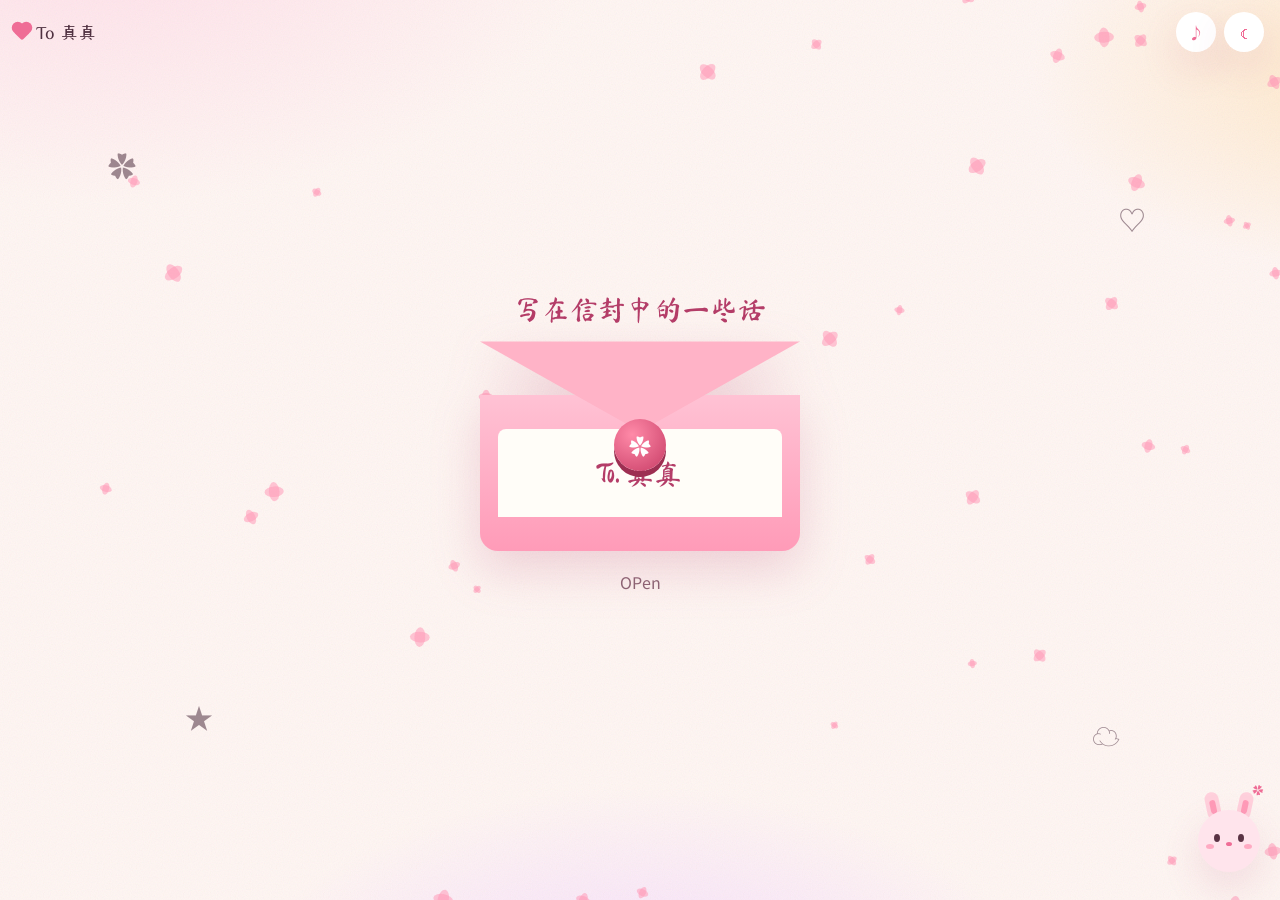
<file: index.html>
<!DOCTYPE html>
<html lang="zh-CN">
<head>
  <meta charset="UTF-8" />
  <meta name="viewport" content="width=device-width, initial-scale=1, viewport-fit=cover" />
  <meta name="theme-color" content="#ffb3c7" />
  <title>To 真真</title>
  <meta name="description" content="留给真真的几页————" />
  <meta property="og:title" content="To 真真" />
  <meta property="og:description" content="写在信封中的一些话" />
  <link rel="icon" href="assets/favicon.svg" type="image/svg+xml" />
  <link rel="preconnect" href="https://fonts.googleapis.com" />
  <link rel="preconnect" href="https://fonts.gstatic.com" crossorigin />
  <link href="https://fonts.googleapis.com/css2?family=Ma+Shan+Zheng&family=Noto+Sans+SC:wght@400;500;700&family=Noto+Serif+SC:wght@400;600&family=ZCOOL+XiaoWei&display=swap" rel="stylesheet" />
  <link rel="stylesheet" href="css/style.css" />
  <base href="./" />
</head>
<body class="on-landing">
  <p id="configHint" class="config-hint hidden">文字配置没加载成功。请重新上传桌面上修好的 js/config.js，然后按 Ctrl+F5 强刷。</p>
  <canvas id="fx" aria-hidden="true"></canvas>
  <div class="grain" aria-hidden="true"></div>

  <header class="chrome" id="chrome">
    <div class="brand">
      <span class="heart-dot" data-egg="4" role="button" tabindex="0"></span>
      <span id="pageTitle">To 真真</span>
    </div>
    <div class="top-actions">
      <span class="egg-chip" id="eggChip" hidden>彩蛋 0</span>
      <button class="icon-btn pulse" id="musicBtn" type="button" aria-label="音乐盒">♪</button>
      <button class="icon-btn" id="themeBtn" type="button" aria-label="日夜">☾</button>
    </div>
  </header>

  <div id="loader" class="screen loader hidden">
    <div class="loader-card">
      <div class="chibi chibi-lg" aria-hidden="true">
        <span class="ear left"></span><span class="ear right"></span>
        <span class="face">
          <i class="eye"></i><i class="eye"></i>
          <i class="blush l"></i><i class="blush r"></i>
          <i class="nose"></i>
        </span>
      </div>
      <p class="hand">正在把信封展开…</p>
      <div class="bar"><i></i></div>
    </div>
  </div>

  <div id="gate" class="screen gate hidden">
    <div class="paper-card gate-card">
      <div class="tape"></div>
      <h2 class="cute-title">先说一个小暗号</h2>
      <p class="soft" id="secretHint">只有我们知道的那句</p>
      <form id="gateForm">
        <input id="secretInput" type="text" autocomplete="off" placeholder="在这里轻轻输入…" />
        <button type="submit" class="btn">进去看看</button>
      </form>
      <p class="tiny error hidden" id="gateError">好像不是这个哦，再想想？</p>
    </div>
  </div>

  <div id="landing" class="screen landing">
    <div class="float-stickers">
      <button class="sticker s1" data-egg="0" type="button">✿</button>
      <button class="sticker s2" data-egg="1" type="button">♡</button>
      <button class="sticker s3" data-egg="2" type="button">★</button>
      <button class="sticker s4" data-egg="3" type="button">☁</button>
    </div>

    <p class="landing-kicker" id="landingLine">写在信封中的一些话</p>
    <button class="envelope" id="envelope" type="button" aria-label="打开信封">
      <span class="flap"></span>
      <span class="pocket"></span>
      <span class="letter-peek" id="letterPeek">To. 真真</span>
      <span class="seal" id="seal">✿</span>
    </button>
    <p class="soft landing-hint" id="landingHint">OPen</p>
  </div>

  <div id="app" class="app hidden">
    <main>
      <section class="page active" id="page-home" data-page="home">
        <div class="hero-block">
          <p class="stamp" id="todayStamp">今天</p>
          <h1 class="hero-title"><span id="herNameHero">真真</span></h1>
          <p class="hero-sub" id="subtitle">一些适合慢慢看的内容</p>
          <p class="from-line">from <span id="myNameHero">狗晨</span> · 几页信纸</p>
        </div>

        <button class="vn-box" id="vnBox" type="button">
          <span class="vn-name" id="vnName">狗晨</span>
          <p class="vn-line" id="vnLine">慢慢看的一些话</p>
          <span class="vn-hint">点这里看下一句 ▸</span>
        </button>

        <div class="nav-grid" id="navGrid"></div>

        <div class="home-row">
          <article class="paper-card tilt-right">
            <div class="tape mint"></div>
            <h3>今天</h3>
            <p class="big-num" id="homeToday">今天</p>
            <p class="soft">打开这一页的日子</p>
          </article>
        </div>
      </section>

      <section class="page" id="page-letter" data-page="letter">
        <article class="letter-sheet">
          <div class="letter-head">
            <span class="wax" data-egg="6" role="button" tabindex="0" title="蜡封也可以点">桜</span>
            <h2 id="letterTitle">还没寄出的一封</h2>
            <button class="egg-star" data-egg="5" type="button" aria-label="星星">✦</button>
          </div>
          <p class="letter-body" id="letterBody">To真真：

还记得第一次和真真Call的北外滩的一晚！

在相识的那一天就在倒数分别的日子
遂很珍惜每一天
人生的路径也许会并那么重叠——

很感谢真真的出现
认识你之后，我给自己写下过几行话激励自己

永远不要丧失从头再来的勇气
要沉着冷静，保持思考，坚持不懈，持续学习
追赶真真的动力变成习惯
要一直努力
为了和如此优秀完美的女性交往
每次想到真真就不自觉的想要
健康饮食，坚持锻炼，作息规律
戒掉不良嗜好，少一点短时多巴胺
持续学习——
留时间思考，不犯重复性问题，提高效率

以后的日子希望能保持这些习惯
也希望能和真真共勉

珍重。</p>
          <p class="letter-sign" id="letterSign"></p>
          <button class="btn ghost" id="replayLetter" type="button">再读一遍</button>
        </article>
        <article class="paper-card makeup-card">
          <div class="tape pink"></div>
          <p class="makeup-tag">100字妆容夸赞</p>
          <h3 id="makeupTitle">底妆很清透底很服帖！鼻翼这些容易卡粉的小细节都处理的很好（有仔细观察）很像原生皮肤！妆面质感超好（100字）</h3>
        </article>
      </section>

      <section class="page" id="page-time" data-page="time">
        <div class="section-head">
          <h2 class="cute-title">日子的可视化</h2>
          <p class="soft">认识了多少天，和还可以倒数的那些日子。</p>
        </div>
        <div class="timeline" id="timeline"></div>
        <div class="time-grid">
          <article class="paper-card clock-card">
            <h3>认识了多少天</h3>
            <p class="mega" id="daysKnown">0</p>
            <p class="soft" id="meetLabel"></p>
          </article>
          <article class="paper-card clock-card span-2">
            <h3 id="specialLabel">特别日子</h3>
            <div class="countdown" id="countdown"></div>
          </article>
        </div>
        <article class="paper-card custom-count">
          <div class="tape lemon"></div>
          <h3>给自己做一个倒数</h3>
          <div class="row-form">
            <input id="customDate" type="date" />
            <input id="customTitle" type="text" maxlength="20" placeholder="比如：下次考试 / 下次见面" />
            <button class="btn" id="saveCustom" type="button">开始倒数</button>
          </div>
          <div class="countdown" id="customCountdown"></div>
        </article>
      </section>

      <section class="page" id="page-memories" data-page="memories">
        <div class="section-head">
          <h2 class="cute-title" id="memoriesTitle">碎片墙</h2>
          <p class="soft">一些拍立得。点开可以看全图。</p>
        </div>
        <div class="memory-stage">
          <button class="petal-egg" data-egg="9" type="button" aria-label="一片樱花">✿</button>
          <button class="scrap-chip" data-egg="8" type="button">伞</button>
          <button class="wall-bunny" data-egg="7" type="button" aria-label="墙角小兔">
            <span class="chibi chibi-sm">
              <span class="ear left"></span><span class="ear right"></span>
              <span class="face">
                <i class="eye"></i><i class="eye"></i>
                <i class="blush l"></i><i class="blush r"></i>
                <i class="nose"></i>
              </span>
            </span>
          </button>
          <div class="polaroid-wall" id="memoryWall"></div>
        </div>
      </section>

      <section class="page" id="page-secret" data-page="secret">
        <div class="night-field">
          <p class="soft center night-copy">点击星星五次有彩蛋！</p>
          <button class="secret-star" id="secretStar" type="button" aria-label="星星">✦</button>
          <article class="paper-card hidden" id="secretCard">
            <h3>找到啦</h3>
            <p id="hiddenMessage"></p>
          </article>
        </div>
      </section>
    </main>

    <nav class="dock" id="dock" aria-label="栏目"></nav>
  </div>

  <div id="lightbox" class="lightbox hidden" role="dialog" aria-modal="true" aria-label="看全图">
    <button class="lightbox-close" id="lightboxClose" type="button" aria-label="关掉">×</button>
    <figure class="lightbox-card">
      <img id="lightboxImg" alt="" />
      <figcaption>
        <b id="lightboxTitle"></b>
        <small id="lightboxCap"></small>
      </figcaption>
    </figure>
  </div>

  <button class="mascot" id="mascot" type="button" aria-label="团子">
    <span class="chibi">
      <span class="ear left"></span><span class="ear right"></span>
      <span class="face">
        <i class="eye"></i><i class="eye"></i>
        <i class="blush l"></i><i class="blush r"></i>
        <i class="nose"></i>
      </span>
    </span>
    <span class="bubble hidden" id="mascotBubble"></span>
  </button>

  <script src="js/config.js"></script>
  <script src="js/main.js"></script>
</body>
</html>
</file>
<file: css/style.css>
:root {
  --cream: #fff6f3;
  --paper: #fffdfb;
  --blush: #ffd6e2;
  --pink: #ff9bb8;
  --rose: #ef6d96;
  --deep: #b43d68;
  --ink: #4f3040;
  --mute: #8b6574;
  --gold: #f3c48a;
  --mint: #c8efe4;
  --lemon: #ffe7b3;
  --lavender: #ead4f6;
  --shadow: 0 16px 40px rgba(180, 61, 104, 0.14);
  --font-ui: "Noto Sans SC", "PingFang SC", sans-serif;
  --font-cute: "ZCOOL XiaoWei", "Ma Shan Zheng", serif;
  --font-hand: "Ma Shan Zheng", "ZCOOL XiaoWei", cursive;
  --font-serif: "Noto Serif SC", "Songti SC", serif;
}

*,
*::before,
*::after { box-sizing: border-box; }

html, body { margin: 0; min-height: 100%; }

body {
  font-family: var(--font-ui);
  color: var(--ink);
  background:
    radial-gradient(900px 500px at 8% -8%, #ffe0ea 0%, transparent 55%),
    radial-gradient(700px 400px at 108% 8%, #ffe8c8 0%, transparent 50%),
    radial-gradient(800px 500px at 50% 118%, #f3d6ff 0%, transparent 55%),
    var(--cream);
  overflow-x: hidden;
}

body.night {
  --cream: #22161f;
  --paper: #35242c;
  --ink: #ffe9f0;
  --mute: #d7b0be;
  --shadow: 0 16px 40px rgba(0, 0, 0, 0.35);
  background:
    radial-gradient(700px 400px at 18% 0%, #4a2740 0%, transparent 55%),
    radial-gradient(600px 360px at 100% 18%, #3a2a55 0%, transparent 50%),
    #161016;
}

#fx {
  position: fixed;
  inset: 0;
  width: 100%;
  height: 100%;
  pointer-events: none;
  z-index: 3;
}

.grain {
  position: fixed;
  inset: 0;
  pointer-events: none;
  z-index: 2;
  opacity: .18;
  background-image: url("data:image/svg+xml,%3Csvg xmlns='http://www.w3.org/2000/svg' width='140' height='140'%3E%3Cfilter id='n'%3E%3CfeTurbulence type='fractalNoise' baseFrequency='.85' numOctaves='2' stitchTiles='stitch'/%3E%3C/filter%3E%3Crect width='140' height='140' filter='url(%23n)' opacity='.45'/%3E%3C/svg%3E");
}

.hidden { display: none !important; }

.config-hint {
  position: sticky;
  top: 0;
  z-index: 20;
  margin: 0;
  padding: 10px 16px;
  background: #fff3c4;
  color: #7a4b00;
  text-align: center;
  font-size: 14px;
}

.screen {
  min-height: 100dvh;
  display: grid;
  place-items: center;
  padding: 88px 24px 96px;
  position: relative;
  z-index: 4;
}

.loader-card, .gate-card { text-align: center; }
.hand {
  font-family: var(--font-hand);
  font-size: 24px;
  color: var(--deep);
  margin: 12px 0 0;
}

.bar {
  width: 160px;
  height: 8px;
  margin: 16px auto 0;
  background: #ffd0dd;
  border-radius: 99px;
  overflow: hidden;
}

.bar i {
  display: block;
  height: 100%;
  width: 40%;
  background: linear-gradient(90deg, #ff9bb8, #ef6d96);
  border-radius: 99px;
  animation: load 1.1s ease-in-out infinite;
}

@keyframes load {
  0% { transform: translateX(-80%); }
  100% { transform: translateX(280%); }
}

.paper-card {
  position: relative;
  background: var(--paper);
  border-radius: 22px;
  padding: 22px 22px 20px;
  box-shadow: var(--shadow);
  border: 1px solid rgba(239, 109, 150, 0.12);
}

.tape {
  position: absolute;
  top: -12px;
  left: 50%;
  width: 88px;
  height: 22px;
  transform: translateX(-50%) rotate(-3deg);
  background: rgba(255, 183, 204, 0.72);
  border-radius: 2px;
  box-shadow: 0 2px 0 rgba(255, 255, 255, 0.4) inset;
}

.tape.pink { background: rgba(255, 155, 184, 0.55); }
.tape.mint { background: rgba(160, 230, 210, 0.6); left: 28px; transform: rotate(6deg); }
.tape.lemon { background: rgba(255, 226, 150, 0.65); }

.cute-title {
  font-family: var(--font-cute);
  font-size: 28px;
  font-weight: 400;
  margin: 8px 0;
  color: var(--deep);
}

body.night .cute-title { color: #ffc0d4; }

.soft { color: var(--mute); line-height: 1.7; }
.tiny { font-size: 13px; }
.error { color: var(--rose); }
.center { text-align: center; }

.btn, .icon-btn, .dock button, .envelope, .sticker, .mascot, .secret-star, .egg-star, .vn-box, .nav-card, .bud, .wax, .petal-egg, .wall-bunny, .scrap-note, .scrap-chip, .lightbox-close {
  font: inherit;
  cursor: pointer;
  border: 0;
}

.btn {
  background: linear-gradient(180deg, #ffb3c9, #ef6d96);
  color: #fff;
  padding: 10px 20px;
  border-radius: 999px;
  box-shadow: 0 8px 18px rgba(239, 109, 150, 0.28);
  transition: transform .18s ease, filter .18s ease;
}

.btn:hover { transform: translateY(-2px) scale(1.03); filter: brightness(1.05); }
.btn.ghost {
  background: transparent;
  color: var(--rose);
  box-shadow: none;
  border: 1.5px dashed #ffb3c7;
}

input[type="text"], input[type="date"] {
  width: 100%;
  border: 1.5px solid #ffd0dd;
  background: #fff;
  color: var(--ink);
  border-radius: 14px;
  padding: 10px 12px;
  font: inherit;
}

body.night input { background: #2b1f26; border-color: #6a3d50; color: #ffe9f0; }

/* landing */
.landing {
  display: flex;
  flex-direction: column;
  align-items: center;
  justify-content: center;
  gap: 18px;
  text-align: center;
}
.landing-kicker {
  font-family: var(--font-hand);
  font-size: 28px;
  color: var(--deep);
  margin: 0;
}
.landing-hint { margin: 0; }

.float-stickers { position: absolute; inset: 0; overflow: hidden; }
.sticker {
  position: absolute;
  background: none;
  color: inherit;
  font-size: 28px;
  opacity: .55;
  animation: drift 7s ease-in-out infinite;
}
.sticker:hover { opacity: 1; }
.sticker.s1 { left: 8%; top: 16%; }
.sticker.s2 { right: 10%; top: 22%; animation-delay: .8s; }
.sticker.s3 { left: 14%; bottom: 18%; animation-delay: 1.4s; }
.sticker.s4 { right: 12%; bottom: 16%; animation-delay: .4s; }
@keyframes drift {
  50% { transform: translateY(-10px) rotate(8deg); }
}

.envelope {
  width: min(320px, 86vw);
  height: 210px;
  position: relative;
  background: transparent;
  filter: drop-shadow(0 18px 24px rgba(180, 61, 104, 0.2));
}
.envelope .pocket {
  position: absolute;
  inset: 54px 0 0;
  background: linear-gradient(180deg, #ffc2d4, #ff9bb8);
  border-radius: 0 0 18px 18px;
}
.envelope .flap {
  position: absolute;
  left: 0; right: 0; top: 0;
  height: 90px;
  background: #ffb3c7;
  clip-path: polygon(0 0, 100% 0, 50% 100%);
  transform-origin: top center;
  transition: transform .7s cubic-bezier(.2, .8, .2, 1);
  z-index: 2;
}
.envelope.open .flap { transform: rotateX(180deg); }
.letter-peek {
  position: absolute;
  left: 18px; right: 18px;
  top: 70px;
  height: 88px;
  background: #fffdf8;
  border-radius: 8px 8px 0 0;
  display: grid;
  place-items: center;
  font-family: var(--font-hand);
  font-size: 28px;
  color: var(--deep);
  transform: translateY(18px);
  transition: transform .7s .15s ease;
  z-index: 1;
}
.envelope.open .letter-peek { transform: translateY(-46px); }
.seal {
  position: absolute;
  left: 50%;
  top: 78px;
  transform: translateX(-50%);
  width: 52px;
  height: 52px;
  border-radius: 50%;
  background: radial-gradient(circle at 35% 30%, #ff8aa8, #c83d66);
  color: #fff;
  display: grid;
  place-items: center;
  font-size: 22px;
  z-index: 3;
  box-shadow: 0 6px 0 #9d2f52;
  transition: transform .35s ease, opacity .35s ease;
}
.envelope.open .seal { transform: translateX(-50%) scale(.4) rotate(20deg); opacity: 0; }

/* envelope */
.mail {
  width: min(340px, 88vw);
  height: 248px;
  position: relative;
  background: transparent;
  margin: 8px auto 0;
  filter: drop-shadow(0 22px 28px rgba(180, 61, 104, 0.22));
  transition: transform .3s ease;
}
.mail:hover { transform: translateY(-4px); }
.mail-glow {
  position: absolute;
  inset: 40px 20px 10px;
  background: radial-gradient(circle, rgba(255, 155, 184, .45), transparent 70%);
  filter: blur(12px);
}

.mail-back {
  position: absolute;
  left: 0; right: 0; top: 58px; bottom: 0;
  background: linear-gradient(180deg, #f4a0b8, #ef8aa8);
  border-radius: 8px 8px 20px 20px;
  z-index: 1;
}

.mail-letter {
  position: absolute;
  left: 22px; right: 22px;
  top: 62px;
  height: 118px;
  background:
    repeating-linear-gradient(transparent, transparent 21px, rgba(239, 109, 150, .12) 22px),
    #fffaf4;
  border-radius: 6px 6px 0 0;
  display: flex;
  flex-direction: column;
  align-items: center;
  justify-content: center;
  gap: 2px;
  transform: translateY(16px);
  transition: transform .75s .12s cubic-bezier(.2, .8, .2, 1);
  z-index: 2;
  box-shadow: 0 -6px 16px rgba(180, 61, 104, 0.08);
}
.mail-rule {
  position: absolute;
  left: 14px; top: 10px; bottom: 10px;
  width: 3px;
  background: #ffc3d2;
  border-radius: 3px;
}
.mail-to {
  font-family: var(--font-hand);
  font-size: 30px;
  color: var(--deep);
  line-height: 1;
}
.mail-from {
  font-size: 12px;
  letter-spacing: .12em;
  color: #c07a90;
}
.mail-dots { color: #efb0c2; font-size: 11px; letter-spacing: .3em; }
.mail.open .mail-letter { transform: translateY(-52px); }

.mail-pocket {
  position: absolute;
  left: 0; right: 0; top: 78px; bottom: 0;
  background:
    linear-gradient(180deg, rgba(255,255,255,.18), transparent 28%),
    linear-gradient(180deg, #ffc2d4 0%, #ff9bb8 100%);
  border-radius: 0 0 20px 20px;
  overflow: hidden;
  z-index: 3;
}
.mail-pattern {
  position: absolute;
  inset: 0;
  opacity: .22;
  background-image:
    radial-gradient(circle at 20% 30%, #fff 0 2px, transparent 3px),
    radial-gradient(circle at 70% 60%, #fff 0 1.6px, transparent 2.4px),
    radial-gradient(circle at 40% 80%, #fff 0 2px, transparent 3px);
  background-size: 46px 46px;
}
.mail-stamp {
  position: absolute;
  top: 14px;
  right: 14px;
  width: 42px;
  height: 50px;
  filter: drop-shadow(0 3px 0 rgba(180, 61, 104, .12));
}
.mail-stamp svg { width: 100%; height: 100%; display: block; }

.mail-flap {
  position: absolute;
  left: 0; right: 0; top: 18px;
  height: 96px;
  z-index: 5;
  transform-origin: top center;
  transform-style: preserve-3d;
  transition: transform .8s cubic-bezier(.2, .8, .2, 1);
  clip-path: polygon(0 0, 100% 0, 50% 100%);
  background: linear-gradient(180deg, #ffd0dc, #ffb0c6);
  filter: drop-shadow(0 4px 0 rgba(180, 61, 104, .08));
}
.mail-flap .flap-liner {
  position: absolute;
  inset: 10px 18px 18px;
  clip-path: polygon(0 0, 100% 0, 50% 100%);
  background: linear-gradient(180deg, #fff1f5, #ffd6e4);
  opacity: .7;
}
.mail.open .mail-flap {
  transform: rotateX(186deg);
  z-index: 1;
}

.mail-seal {
  position: absolute;
  left: 50%;
  top: 86px;
  width: 58px;
  height: 58px;
  transform: translateX(-50%);
  z-index: 6;
  filter: drop-shadow(0 6px 0 #8f2d4c);
  transition: transform .45s ease, opacity .45s ease, top .45s ease;
}
.mail-seal svg { width: 100%; height: 100%; display: block; }
.mail:hover .mail-seal { transform: translateX(-50%) scale(1.06); }
.mail.open .mail-seal {
  top: 150px;
  transform: translateX(-50%) rotate(24deg) scale(.55);
  opacity: 0;
}

.mail-cat {
  position: absolute;
  left: -10px;
  bottom: 18px;
  width: 46px;
  height: 42px;
  z-index: 7;
  animation: peek 3.4s ease-in-out infinite;
}
@keyframes peek {
  50% { transform: translateY(-4px) rotate(-4deg); }
}
.cat-ear {
  position: absolute;
  top: -2px;
  width: 0; height: 0;
  border-left: 8px solid transparent;
  border-right: 8px solid transparent;
  border-bottom: 14px solid #ffe4ec;
}
.cat-ear.l { left: 4px; transform: rotate(-18deg); }
.cat-ear.r { right: 4px; transform: rotate(18deg); }
.cat-ear::after {
  content: "";
  position: absolute;
  left: -3px; top: 6px;
  border-left: 3px solid transparent;
  border-right: 3px solid transparent;
  border-bottom: 7px solid #ff9bb8;
}
.cat-face {
  position: absolute;
  left: 3px; right: 3px; bottom: 0;
  height: 32px;
  background: #ffe4ec;
  border-radius: 50%;
  box-shadow: 0 6px 12px rgba(180, 61, 104, .18);
}
.cat-eye {
  position: absolute;
  top: 13px;
  width: 5px; height: 6px;
  background: #5a3344;
  border-radius: 50%;
}
.cat-eye:first-child { left: 10px; }
.cat-eye:nth-child(2) { right: 10px; }
.cat-blush {
  position: absolute;
  top: 18px;
  width: 7px; height: 4px;
  background: #ff9bb8;
  border-radius: 50%;
}
.cat-blush.l { left: 5px; }
.cat-blush.r { right: 5px; }

/* app chrome */
.app {
  position: relative;
  z-index: 4;
  max-width: 980px;
  margin: 0 auto;
  padding: 72px 16px 118px;
}

.chrome {
  position: fixed;
  top: 0;
  left: 0;
  right: 0;
  z-index: 10;
  display: flex;
  justify-content: space-between;
  align-items: center;
  padding: 12px 16px;
  pointer-events: none;
}
.chrome .brand,
.chrome .top-actions {
  pointer-events: auto;
}

.brand {
  font-family: var(--font-cute);
  display: flex;
  gap: 8px;
  align-items: center;
  font-size: 18px;
}

.heart-dot {
  width: 12px; height: 12px;
  background: var(--rose);
  transform: rotate(45deg);
  border-radius: 2px;
  position: relative;
  cursor: pointer;
}
.heart-dot::before, .heart-dot::after {
  content: "";
  position: absolute;
  width: 12px; height: 12px;
  background: var(--rose);
  border-radius: 50%;
}
.heart-dot::before { left: -6px; top: 0; }
.heart-dot::after { left: 0; top: -6px; }

.top-actions { display: flex; gap: 8px; align-items: center; }
.egg-chip {
  font-size: 12px;
  color: var(--rose);
  background: #fff;
  border-radius: 999px;
  padding: 4px 10px;
  box-shadow: var(--shadow);
}
body.night .egg-chip { background: #3a2730; }

.icon-btn {
  width: 40px; height: 40px;
  border-radius: 50%;
  background: #fff;
  box-shadow: var(--shadow);
  color: var(--rose);
  transition: transform .18s ease;
}
.icon-btn:hover { transform: scale(1.06); }
.icon-btn.pulse {
  animation: music-pulse 1.8s ease-in-out infinite;
}
@keyframes music-pulse {
  50% { transform: scale(1.08); box-shadow: 0 0 0 8px rgba(239, 109, 150, .16); }
}
body.night .icon-btn { background: #3a2730; }

.page { display: none; animation: rise .45s ease; }
.page.active { display: block; }
@keyframes rise {
  from { opacity: 0; transform: translateY(12px); }
  to { opacity: 1; transform: none; }
}

.hero-block { text-align: center; padding: 18px 8px 8px; }
.stamp {
  display: inline-block;
  border: 2px dashed var(--rose);
  color: var(--rose);
  padding: 2px 10px;
  border-radius: 8px;
  transform: rotate(-6deg);
  font-size: 12px;
  letter-spacing: 1px;
}
.hero-title {
  font-family: var(--font-cute);
  font-size: clamp(40px, 9vw, 64px);
  margin: 10px 0 6px;
  color: var(--deep);
}
body.night .hero-title { color: #ffc6d8; }
.hero-sub { font-family: var(--font-serif); font-size: 18px; margin: 0; }
.from-line { color: var(--mute); font-size: 13px; }

.vn-box {
  display: block;
  width: 100%;
  margin: 8px 0 18px;
  text-align: left;
  background: linear-gradient(180deg, rgba(255,253,251,.95), rgba(255,240,245,.95));
  border: 2px solid rgba(239, 109, 150, .28);
  border-radius: 6px 20px 16px 16px;
  padding: 16px 18px 14px;
  box-shadow: var(--shadow);
  color: inherit;
}
body.night .vn-box {
  background: linear-gradient(180deg, #3a2730, #2d1e28);
  border-color: #7a4560;
}
.vn-name {
  display: inline-block;
  background: var(--rose);
  color: #fff;
  font-size: 12px;
  padding: 2px 10px;
  border-radius: 999px;
  margin-bottom: 8px;
}
.vn-line {
  font-family: var(--font-serif);
  font-size: 18px;
  margin: 0 0 6px;
  line-height: 1.7;
}
.vn-hint { font-size: 12px; color: var(--mute); }

.nav-grid, .word-grid, .time-grid, .home-row, .home-play {
  display: grid;
  gap: 14px;
}

.nav-grid {
  grid-template-columns: repeat(2, 1fr);
  margin: 0 0 16px;
}

.nav-card {
  background: var(--paper);
  border-radius: 20px;
  padding: 16px;
  text-align: left;
  box-shadow: var(--shadow);
  color: inherit;
  min-height: 104px;
  transition: transform .2s ease;
}
.nav-card:hover { transform: translateY(-4px) rotate(-1deg); }
.nav-card b { display: block; font-family: var(--font-cute); font-size: 20px; font-weight: 400; margin-bottom: 6px; }
.nav-card span { color: var(--mute); font-size: 13px; line-height: 1.5; }
.nav-card:nth-child(1) { background: #fff1f5; }
.nav-card:nth-child(2) { background: #fff6e8; }
.nav-card:nth-child(3) { background: #f3fff8; }
.nav-card:nth-child(4) { background: #f7f0ff; }

.home-row { grid-template-columns: minmax(240px, 360px); justify-content: center; }
.home-play { grid-template-columns: 1fr 1fr; margin-top: 14px; }
.tilt-left { transform: rotate(-1.2deg); }
.tilt-right { transform: rotate(1.5deg); text-align: center; }
.quote-line { font-family: var(--font-serif); font-size: 20px; margin: 8px 0 0; line-height: 1.7; }
.big-num { font-family: var(--font-cute); font-size: 42px; margin: 4px 0; color: var(--rose); }
.big-num small { font-size: 16px; color: var(--mute); }

.gacha-card { text-align: center; }
.gacha-stage { margin-top: 14px; perspective: 800px; }
.acg-card {
  min-height: 140px;
  border-radius: 16px;
  background:
    radial-gradient(circle at 20% 20%, rgba(255,255,255,.7), transparent 40%),
    linear-gradient(160deg, #ffd0e0, #e8d4ff 55%, #ffe7c2);
  display: grid;
  place-items: center;
  padding: 18px;
  box-shadow: var(--shadow);
  transform-style: preserve-3d;
  transition: transform .5s ease;
}
.acg-card.flip { animation: flipin .55s ease; }
@keyframes flipin {
  0% { transform: rotateY(90deg) scale(.92); }
  100% { transform: none; }
}
.acg-star { color: #fff; text-shadow: 0 0 10px #fff; font-size: 18px; }
.acg-card p {
  font-family: var(--font-serif);
  font-size: 18px;
  margin: 8px 0 0;
}

.section-head { text-align: center; margin: 8px 0 18px; }

.letter-sheet {
  background:
    repeating-linear-gradient(transparent, transparent 33px, rgba(239, 109, 150, 0.1) 34px),
    #fffdf8;
  border-radius: 8px 28px 16px 16px;
  padding: 28px 26px 22px;
  box-shadow: var(--shadow);
  min-height: 420px;
}
.letter-head { display: flex; align-items: center; gap: 10px; }
.wax {
  width: 36px; height: 36px; border-radius: 50%;
  background: #d94a73; color: #fff;
  display: grid; place-items: center;
  font-size: 14px;
  cursor: pointer;
  transition: transform .2s ease;
}
.wax:hover { transform: scale(1.08) rotate(-8deg); }
.letter-head h2 { font-family: var(--font-cute); font-weight: 400; margin: 0; flex: 1; }
.egg-star {
  background: none;
  color: #e8b14a;
  font-size: 22px;
}
.letter-body {
  font-family: var(--font-serif);
  font-size: 18px;
  line-height: 2;
  white-space: pre-wrap;
  min-height: 180px;
}
.letter-sign { text-align: right; font-family: var(--font-hand); font-size: 26px; }

.draw-box { text-align: center; margin-bottom: 16px; }
.drawn {
  margin-top: 16px;
  font-family: var(--font-serif);
  font-size: 22px;
  color: var(--deep);
}

.makeup-card { margin-top: 22px; }
.makeup-tag {
  display: inline-block;
  font-size: 12px;
  color: var(--rose);
  letter-spacing: .12em;
  margin: 0 0 6px;
}
.makeup-card h3 {
  font-family: var(--font-serif);
  font-weight: 400;
  font-size: 18px;
  line-height: 1.9;
  margin: 0;
  color: var(--ink);
}

.next-peek { cursor: pointer; text-align: left; }
.promise-hero { text-align: center; }
.promise-hero h3 {
  font-family: var(--font-cute);
  font-weight: 400;
  font-size: 32px;
  margin: 4px 0 8px;
  color: var(--deep);
}
.promise-place { color: var(--rose); margin: 0 0 8px; }
.promise-list {
  display: grid;
  grid-template-columns: repeat(auto-fill, minmax(200px, 1fr));
  gap: 14px;
  margin-top: 14px;
}
.promise-item b {
  display: block;
  font-family: var(--font-cute);
  font-weight: 400;
  color: var(--rose);
  margin-bottom: 6px;
}
.promise-item p { margin: 0; line-height: 1.7; }

.vows-head { margin-top: 36px; }
.vow-grid {
  display: grid;
  grid-template-columns: repeat(auto-fill, minmax(200px, 1fr));
  gap: 14px;
}
.vow-card {
  background: var(--paper);
  border-radius: 18px;
  padding: 16px;
  box-shadow: var(--shadow);
  transform: rotate(var(--r, 0deg));
  cursor: pointer;
  border-left: 3px solid #ffb3c7;
}
.vow-card b {
  display: block;
  font-family: var(--font-cute);
  font-weight: 400;
  color: var(--rose);
  margin-bottom: 6px;
}
.vow-card p { margin: 0; line-height: 1.7; font-size: 14px; }

.word-grid { grid-template-columns: repeat(auto-fill, minmax(220px, 1fr)); }
.word-card {
  background: var(--paper);
  border-radius: 18px;
  padding: 16px;
  box-shadow: var(--shadow);
  transform: rotate(var(--r, 0deg));
  cursor: pointer;
}
.word-card q { font-family: var(--font-serif); font-size: 18px; quotes: none; display: block; line-height: 1.7; }
.word-card small { display: block; margin-top: 10px; color: var(--mute); }

.timeline {
  display: flex;
  justify-content: space-between;
  gap: 8px;
  margin: 0 8px 18px;
  position: relative;
}
.timeline::before {
  content: "";
  position: absolute;
  left: 8%; right: 8%;
  top: 11px;
  height: 2px;
  background: linear-gradient(90deg, #ffb3c7, #e8d4ff);
}
.tl-node { flex: 1; text-align: center; position: relative; z-index: 1; }
.tl-node i {
  display: block;
  width: 14px; height: 14px;
  margin: 5px auto 8px;
  border-radius: 50%;
  background: #ff9bb8;
  box-shadow: 0 0 0 4px rgba(255, 155, 184, .25);
}
.tl-node.now i { background: var(--rose); }
.tl-node b { display: block; font-size: 12px; color: var(--deep); }
.tl-node span { font-size: 11px; color: var(--mute); }

.time-grid { grid-template-columns: 1fr 1fr; }
.clock-card { text-align: center; }
.mega { font-family: var(--font-cute); font-size: 56px; margin: 8px 0; color: var(--rose); }
.span-2 { grid-column: 1 / -1; }
.countdown {
  display: flex;
  justify-content: center;
  gap: 10px;
  flex-wrap: wrap;
  margin-top: 8px;
}
.count-cell {
  min-width: 72px;
  background: #fff4f7;
  border-radius: 14px;
  padding: 10px 8px;
}
body.night .count-cell { background: #4a2c38; }
.count-cell b { display: block; font-size: 28px; font-family: var(--font-cute); color: var(--rose); }
.count-cell span { font-size: 12px; color: var(--mute); }

.row-form {
  display: grid;
  grid-template-columns: 1fr;
  gap: 8px;
  margin: 10px 0;
}

.memory-stage {
  position: relative;
  padding: 6px 4px 36px;
}

.polaroid-wall {
  display: grid;
  grid-template-columns: repeat(3, minmax(0, 1fr));
  gap: 10px 8px;
  max-width: 720px;
  margin: 0 auto;
}

.polaroid-slot {
  padding: 12px 8px;
}

.polaroid-slot:nth-child(7) {
  grid-column: 2;
}

.polaroid,
.scrap-note,
.wall-stamp {
  background: #fff;
  padding: 11px 11px 16px;
  box-shadow: 0 12px 28px rgba(180, 61, 104, 0.14);
  transform: rotate(var(--r, -2deg));
  cursor: pointer;
  transition: transform .28s ease, box-shadow .28s ease;
  position: relative;
  width: 100%;
}
body.night .polaroid,
body.night .scrap-note,
body.night .wall-stamp { background: #3a2730; }

.polaroid-slot:nth-child(1) .polaroid { --r: -2.2deg; }
.polaroid-slot:nth-child(2) .polaroid { --r: 1.8deg; }
.polaroid-slot:nth-child(3) .polaroid { --r: -1.4deg; }
.polaroid-slot:nth-child(4) .polaroid { --r: 2deg; }
.polaroid-slot:nth-child(5) .polaroid { --r: -1.6deg; }
.polaroid-slot:nth-child(6) .polaroid { --r: 1.5deg; }
.polaroid-slot:nth-child(7) .polaroid { --r: -0.8deg; }

.polaroid:hover {
  transform: rotate(0deg) scale(1.03);
  z-index: 3;
  box-shadow: 0 18px 36px rgba(180, 61, 104, 0.22);
}

.polaroid .pin,
.scrap-note .pin {
  position: absolute;
  top: -8px;
  left: 50%;
  width: 14px;
  height: 14px;
  border-radius: 50%;
  background: radial-gradient(circle at 35% 30%, #fff, #ef6d96 55%, #b43d68);
  transform: translateX(-50%);
  box-shadow: 0 2px 0 rgba(180, 61, 104, .25);
  z-index: 2;
}

.polaroid .tape-bit {
  position: absolute;
  top: -8px;
  left: 18px;
  width: 54px;
  height: 16px;
  background: rgba(255, 183, 204, .7);
  transform: rotate(-8deg);
  border-radius: 1px;
}
.polaroid .tape-bit.mint { left: auto; right: 16px; background: rgba(160, 230, 210, .65); transform: rotate(7deg); }
.polaroid .tape-bit.lemon { background: rgba(255, 226, 150, .7); transform: rotate(4deg); }

.polaroid .frame {
  aspect-ratio: 4 / 5;
  background: #f6e6ec;
  border-radius: 3px;
  overflow: hidden;
  position: relative;
}
body.night .polaroid .frame { background: #2b1d24; }

.polaroid .pic {
  position: absolute;
  inset: 0;
  width: 100%;
  height: 100%;
  object-fit: contain;
  object-position: center;
  display: block;
  border-radius: 2px;
  font-size: 42px;
  text-align: center;
  line-height: 1.2;
}

.polaroid .pic.placeholder {
  min-height: 140px;
  display: grid;
  place-items: center;
  background: #ffe8ef;
}

.polaroid figcaption {
  font-family: var(--font-hand);
  font-size: 20px;
  text-align: center;
  margin-top: 10px;
}
.polaroid small { display: block; text-align: center; color: var(--mute); font-size: 12px; margin-top: 2px; }
.tag {
  position: absolute;
  top: 16px; left: 16px;
  background: #ffd0dd;
  font-size: 11px;
  padding: 2px 7px;
  border-radius: 99px;
  z-index: 2;
}
body.night .tag { background: #6a3d50; color: #ffe9f0; }

.scrap-note {
  background: #fff6d8;
  padding: 22px 16px 18px;
  min-height: 120px;
  font-family: var(--font-hand);
  font-size: 22px;
  color: var(--deep);
  text-align: center;
  line-height: 1.5;
}
body.night .scrap-note { background: #4a3a22; color: #ffe9c8; }
.scrap-note small {
  display: block;
  margin-top: 8px;
  font-family: var(--font-ui);
  font-size: 11px;
  color: var(--mute);
}

.wall-stamp {
  background: transparent;
  box-shadow: none;
  padding: 18px 8px;
  text-align: center;
  cursor: default;
}
.wall-stamp .mark {
  display: inline-grid;
  place-items: center;
  width: 92px;
  height: 92px;
  margin: 0 auto;
  border: 3px solid rgba(239, 109, 150, .45);
  border-radius: 50%;
  color: var(--rose);
  font-family: var(--font-hand);
  font-size: 28px;
  transform: rotate(-12deg);
  background: rgba(255, 255, 255, .55);
}
body.night .wall-stamp .mark { background: rgba(40, 24, 32, .55); }

.petal-egg {
  position: absolute;
  top: -6px;
  right: 10px;
  background: none;
  color: #ef6d96;
  font-size: 22px;
  opacity: .55;
  animation: drift 5s ease-in-out infinite;
  z-index: 2;
}
.petal-egg:hover { opacity: 1; transform: scale(1.2) rotate(16deg); }

.scrap-chip {
  position: absolute;
  top: 8px;
  left: 8px;
  background: #fff6d8;
  color: var(--deep);
  font-family: var(--font-hand);
  font-size: 16px;
  padding: 4px 10px;
  border-radius: 4px;
  transform: rotate(-8deg);
  box-shadow: 0 4px 10px rgba(180, 61, 104, .12);
  z-index: 2;
}
body.night .scrap-chip { background: #4a3a22; color: #ffe9c8; }

.wall-bunny {
  position: absolute;
  right: 6px;
  bottom: 0;
  background: none;
  z-index: 3;
  transform: rotate(8deg);
}
.wall-bunny .chibi { animation: idle-bob 2.4s ease-in-out infinite; }
.wall-bunny:hover { transform: rotate(0deg) translateY(-4px); }

#memoriesTitle {
  cursor: pointer;
  display: inline-block;
}
#memoriesTitle:hover { color: var(--rose); }

.chibi-sm { width: 36px; height: 36px; }
.chibi-sm .ear { top: -12px; width: 10px; height: 18px; }
.chibi-sm .ear::after { left: 2px; top: 5px; width: 5px; height: 9px; }
.chibi-sm .eye { top: 14px; width: 4px; height: 5px; }
.chibi-sm .eye:first-child { left: 9px; }
.chibi-sm .eye:nth-child(2) { right: 9px; }
.chibi-sm .blush { top: 20px; width: 6px; height: 4px; }
.chibi-sm .blush.l { left: 4px; }
.chibi-sm .blush.r { right: 4px; }
.chibi-sm .nose { top: 18px; width: 5px; height: 3px; }

.lightbox {
  position: fixed;
  inset: 0;
  z-index: 20;
  background: rgba(42, 22, 32, .52);
  backdrop-filter: blur(8px);
  display: grid;
  place-items: center;
  padding: 28px 16px 96px;
}
.lightbox.hidden { display: none !important; }
.lightbox-card {
  margin: 0;
  max-width: min(920px, 94vw);
  background: #fff;
  padding: 14px 14px 18px;
  box-shadow: 0 24px 60px rgba(0, 0, 0, .28);
  transform: rotate(-1deg);
  animation: rise .35s ease;
}
body.night .lightbox-card { background: #3a2730; }
.lightbox-card img {
  display: block;
  width: auto;
  height: auto;
  max-width: min(880px, 88vw);
  max-height: 72vh;
  object-fit: contain;
  background: #f6e6ec;
}
.lightbox-card figcaption { text-align: center; margin-top: 10px; }
.lightbox-card b {
  display: block;
  font-family: var(--font-hand);
  font-size: 26px;
  font-weight: 400;
  color: var(--deep);
}
.lightbox-card small { color: var(--mute); }
.lightbox-close {
  position: absolute;
  top: 16px;
  right: 18px;
  width: 40px;
  height: 40px;
  border-radius: 50%;
  background: #fff;
  color: var(--rose);
  font-size: 28px;
  line-height: 1;
  box-shadow: var(--shadow);
}
body.night .lightbox-close { background: #3a2730; }

.wish-box { margin-top: 18px; text-align: center; }
.jar-wrap { display: grid; place-items: center; margin: 10px 0; }
.jar {
  width: 180px;
  height: 220px;
  border: 8px solid #f3c2d0;
  border-top-width: 18px;
  border-radius: 20px 20px 40px 40px;
  background: linear-gradient(180deg, rgba(255,255,255,.3), rgba(255,183,204,.25));
  position: relative;
  overflow: hidden;
}
.slip {
  position: absolute;
  padding: 3px 7px;
  font-size: 11px;
  border-radius: 6px;
  background: #fff;
  color: var(--deep);
  max-width: 120px;
  white-space: nowrap;
  overflow: hidden;
  text-overflow: ellipsis;
  box-shadow: 0 2px 8px rgba(180, 61, 104, 0.15);
}

.garden {
  display: grid;
  grid-template-columns: repeat(3, 1fr);
  gap: 8px;
  margin-top: 10px;
}
.bud {
  aspect-ratio: 1;
  background: transparent;
  display: grid;
  place-items: end center;
  padding-bottom: 6px;
  color: var(--ink);
}
.bud .stem { width: 6px; height: 40px; background: #8dcf9a; border-radius: 6px; }
.bud .head {
  width: 30px; height: 30px;
  margin-bottom: -8px;
  border-radius: 50%;
  background: #f4b4c6;
  transition: transform .45s ease, background .3s, box-shadow .3s;
}
.bud.bloom .head {
  background: #ef6d96;
  box-shadow: 0 0 0 8px rgba(239, 109, 150, 0.18);
  transform: scale(1.3);
}
.bud small {
  grid-column: 1;
  font-size: 11px;
  color: var(--mute);
}

.night-field {
  min-height: 420px;
  border-radius: 24px;
  background:
    radial-gradient(circle at 20% 20%, #fff 0 1px, transparent 2px),
    radial-gradient(circle at 70% 30%, #fff 0 1px, transparent 2px),
    radial-gradient(circle at 40% 70%, #fff 0 1.2px, transparent 2px),
    linear-gradient(180deg, #2a1830, #4a2744);
  padding: 28px 16px;
  color: #ffe6ef;
  text-align: center;
}
.night-copy { color: #f3c8d6; }
.secret-star {
  background: none;
  color: #ffe27a;
  font-size: 64px;
  filter: drop-shadow(0 0 12px #ffe27a);
  animation: tw 1.6s ease-in-out infinite;
}
@keyframes tw { 50% { transform: scale(1.12) rotate(8deg); } }
.night-field .paper-card { color: var(--ink); text-align: left; margin-top: 16px; }
body.night .night-field .paper-card { color: #ffe9f0; }

.dock {
  position: fixed;
  left: 50%;
  bottom: 16px;
  transform: translateX(-50%);
  background: rgba(255, 253, 251, 0.88);
  backdrop-filter: blur(10px);
  border-radius: 999px;
  padding: 8px;
  display: flex;
  gap: 4px;
  box-shadow: var(--shadow);
  z-index: 8;
  max-width: calc(100vw - 16px);
  overflow-x: auto;
}
body.night .dock { background: rgba(40, 24, 32, 0.88); }
.dock button {
  background: transparent;
  color: var(--mute);
  border-radius: 999px;
  padding: 8px 12px;
  white-space: nowrap;
  font-size: 13px;
}
.dock button.active { background: #ffd6e2; color: var(--deep); }

.mascot {
  position: fixed;
  right: 14px;
  bottom: 22px;
  background: none;
  z-index: 11;
}
body.is-app .mascot { bottom: 78px; }
.mascot .chibi { animation: idle-bob 2.8s ease-in-out infinite; }
.mascot.hop .chibi { animation: bunny-hop .48s ease; }
.mascot.talk .bubble { animation: pop-in .25s ease; }
@keyframes idle-bob {
  50% { transform: translateY(-5px); }
}
@keyframes bunny-hop {
  0%, 100% { transform: translateY(0) rotate(0deg); }
  35% { transform: translateY(-16px) rotate(-8deg); }
  70% { transform: translateY(-4px) rotate(4deg); }
}
@keyframes pop-in {
  from { opacity: 0; transform: translateY(6px) scale(.94); }
  to { opacity: 1; transform: none; }
}
.chibi { position: relative; display: inline-block; width: 62px; height: 62px; }
.chibi-lg { width: 86px; height: 86px; }
.chibi .ear {
  position: absolute;
  top: -18px;
  width: 14px; height: 28px;
  background: #ffd0dc;
  border-radius: 20px;
}
.chibi-lg .ear { top: -28px; width: 20px; height: 42px; }
.chibi .ear.left { left: 8px; transform: rotate(-12deg); }
.chibi .ear.right { right: 8px; transform: rotate(12deg); }
.mascot .ear.right::before {
  content: "✿";
  position: absolute;
  top: -10px;
  right: -8px;
  font-size: 11px;
  color: #ef6d96;
  transform: rotate(18deg);
  line-height: 1;
}
.chibi .ear::after {
  content: "";
  position: absolute;
  left: 4px; top: 8px;
  width: 6px; height: 14px;
  background: #ff9bb8;
  border-radius: 10px;
}
.chibi .face {
  position: absolute;
  inset: 0;
  background: #ffe4ec;
  border-radius: 50%;
  box-shadow: var(--shadow);
}
.chibi .eye {
  position: absolute;
  top: 24px;
  width: 6px; height: 8px;
  background: #5a3344;
  border-radius: 50%;
}
.chibi-lg .eye { top: 34px; width: 8px; height: 10px; }
.chibi .eye:first-child { left: 16px; }
.chibi .eye:nth-child(2) { right: 16px; }
.chibi-lg .eye:first-child { left: 22px; }
.chibi-lg .eye:nth-child(2) { right: 22px; }
.chibi .blush {
  position: absolute;
  top: 34px;
  width: 8px; height: 5px;
  background: #ff9bb8;
  border-radius: 50%;
  opacity: .8;
}
.chibi-lg .blush { top: 48px; width: 12px; }
.chibi .blush.l { left: 8px; }
.chibi .blush.r { right: 8px; }
.chibi-lg .blush.l { left: 12px; }
.chibi-lg .blush.r { right: 12px; }
.chibi .nose {
  position: absolute;
  left: 50%; top: 32px;
  width: 6px; height: 4px;
  background: #ef6d96;
  border-radius: 50%;
  transform: translateX(-50%);
}
.chibi-lg .nose { top: 44px; }

.bubble {
  position: absolute;
  right: 0;
  bottom: 72px;
  width: 196px;
  background: #fff;
  color: var(--ink);
  padding: 9px 11px;
  border-radius: 12px 12px 4px 12px;
  font-size: 12px;
  line-height: 1.55;
  box-shadow: var(--shadow);
  text-align: left;
}
.bubble::after {
  content: "";
  position: absolute;
  right: 16px;
  bottom: -6px;
  border: 6px solid transparent;
  border-top-color: #fff;
  border-bottom: 0;
}
body.night .bubble { background: #3a2730; }
body.night .bubble::after { border-top-color: #3a2730; }

@media (min-width: 720px) {
  .nav-grid { grid-template-columns: repeat(2, 1fr); }
  .row-form { grid-template-columns: 160px 1fr auto; }
  .promise-form { grid-template-columns: 150px 1fr 1.2fr auto; }
}

@media (max-width: 720px) {
  .home-play { grid-template-columns: 1fr; }
}

@media (max-width: 640px) {
  .home-row, .time-grid { grid-template-columns: 1fr; }
  .span-2 { grid-column: auto; }
  .letter-body { font-size: 16px; }
  .hero-title { font-size: 40px; }
  .dock button { padding: 8px 8px; font-size: 12px; }
  .mail-cat { left: 0; }
  .polaroid-wall {
    grid-template-columns: repeat(2, minmax(0, 1fr));
    max-width: 420px;
    gap: 6px 4px;
  }
  .polaroid-slot:nth-child(7) { grid-column: 1 / -1; max-width: 220px; margin: 0 auto; }
  .polaroid-slot { padding: 10px 6px; }
  .lightbox-card img { max-height: 62vh; }
  .bubble { width: 168px; }
}
</file>
